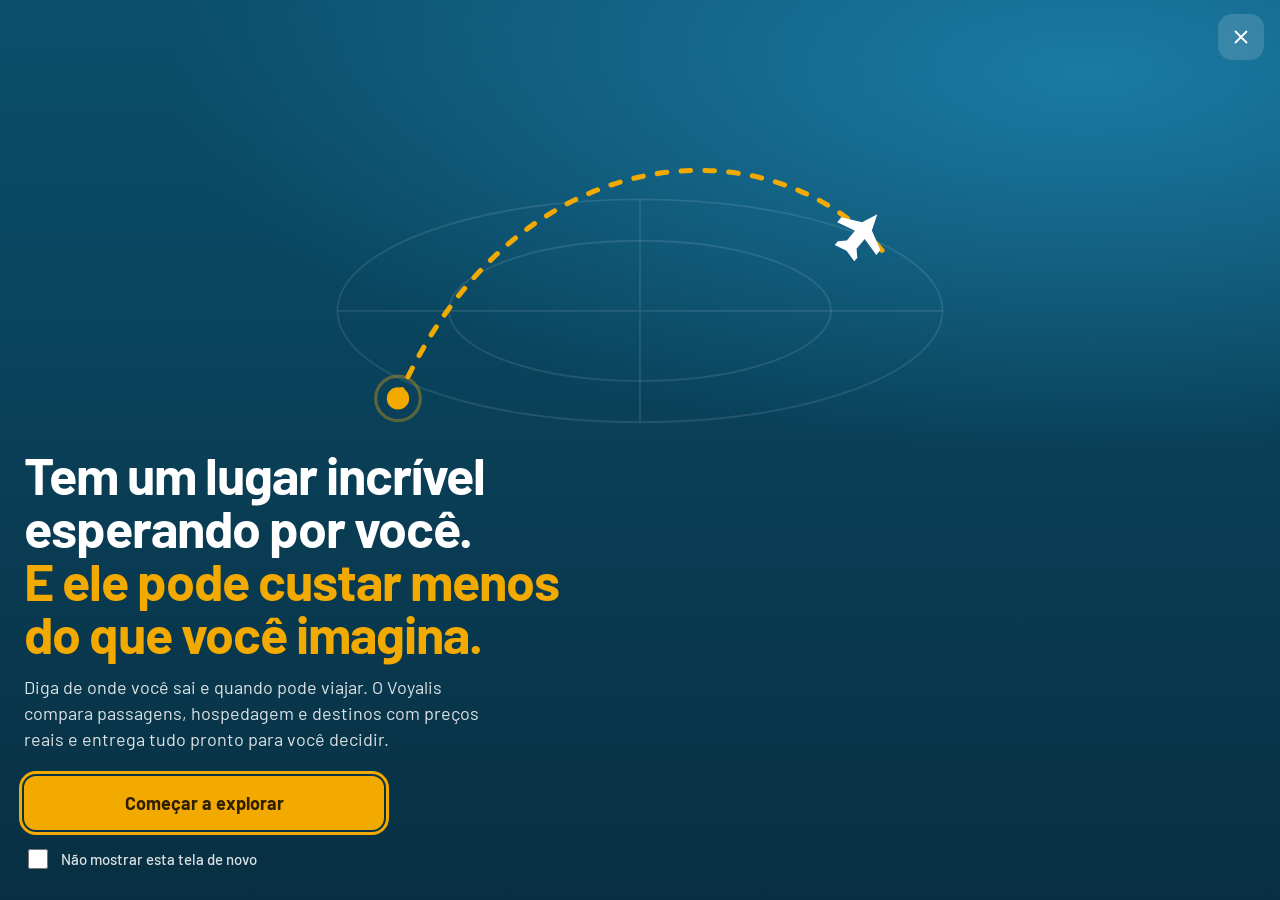
<file: index.html>
<!doctype html>
<html lang="pt-BR">
<head>
  <meta charset="utf-8">
  <meta http-equiv="Content-Security-Policy" content="default-src 'self'; script-src 'self'; style-src 'self'; style-src-elem 'self'; style-src-attr 'unsafe-inline'; img-src 'self' data: https:; font-src 'self'; connect-src 'self' https://voyalis-api.voyalis-asmarinho84.workers.dev; manifest-src 'self'; worker-src 'self'; frame-src 'none'; object-src 'none'; base-uri 'none'; form-action 'self' https://www.google.com; upgrade-insecure-requests">
  <meta name="viewport" content="width=device-width, initial-scale=1, viewport-fit=cover">
  <title>Voyalis: passagens baratas, hotéis e destinos com preços reais</title>
  <meta name="description" content="Pesquise uma viagem e receba tudo pronto: voos do mais barato ao mais caro, ofertas escondidas, hotéis, atrações, segurança e custo de vida do destino. Ou descubra no mapa para onde está mais barato voar nas suas datas.">
  <meta name="theme-color" content="#0b4f6c">
  <meta name="color-scheme" content="light dark">
  <meta name="referrer" content="strict-origin-when-cross-origin">
  <link rel="canonical" href="https://asmarinho84.github.io/voyalis-web/">
  <link rel="manifest" href="manifest.webmanifest">
  <link rel="icon" href="assets/icons/icon.svg" type="image/svg+xml">
  <link rel="icon" href="assets/icons/icon-192.png" sizes="192x192" type="image/png">
  <link rel="apple-touch-icon" href="assets/icons/apple-touch-icon.png">
  <meta property="og:type" content="website">
  <meta property="og:site_name" content="Voyalis">
  <meta property="og:title" content="Voyalis: a viagem inteira numa pesquisa, com preços reais">
  <meta property="og:description" content="Voos, ofertas escondidas, hotéis, atrações e o mapa dos destinos mais baratos para as suas datas.">
  <meta property="og:image" content="https://asmarinho84.github.io/voyalis-web/assets/og.png">
  <meta property="og:locale" content="pt_BR">
  <meta name="twitter:card" content="summary_large_image">
  <link rel="preload" href="assets/fonts/barlow-latin-400-normal.woff2" as="font" type="font/woff2" crossorigin>
  <link rel="preload" href="assets/fonts/barlow-latin-700-normal.woff2" as="font" type="font/woff2" crossorigin>
  <link rel="stylesheet" href="css/app.css">
  <script type="application/ld+json">{"@context":"https://schema.org","@type":"WebApplication","name":"Voyalis","url":"https://asmarinho84.github.io/voyalis-web/","applicationCategory":"TravelApplication","operatingSystem":"Web, Android","inLanguage":"pt-BR","offers":{"@type":"Offer","price":"0","priceCurrency":"BRL"},"description":"Pesquisa de passagens, hotéis e destinos com preços reais, ofertas escondidas e mapa dos destinos mais baratos."}</script>
</head>
<body>
  <a class="skip" href="#form">Pular para a pesquisa</a>
  <header class="appbar">
    <div class="in">
      <a class="brand" id="brand" href="./" aria-label="Voyalis, página inicial"></a>
      <button class="pill alert hide" id="alertPill" type="button"></button>
      <button class="pill" id="credits" type="button" title="Buscas disponíveis na sua chave"></button>
      <button class="iconbtn" id="keyBtn" type="button" aria-label="Como conseguir e colocar a chave" title="Chave de pesquisa"></button>
      <button class="iconbtn" id="helpBtn" type="button" aria-label="Ajuda" title="Ajuda"></button>
      <button class="iconbtn" id="cfgBtn" type="button" aria-label="Configurações" title="Configurações"></button>
    </div>
  </header>

  <main class="wrap layout">
    <aside class="side">
      <div class="seg" role="group" aria-label="O que você quer fazer">
        <button type="button" id="modeTrip" aria-pressed="true"></button>
        <button type="button" id="modeExplore" aria-pressed="false"></button>
      </div>

      <form id="form" class="card search" autocomplete="off" novalidate>
        <p class="lead" id="lead"></p>
        <div class="grid">
          <div class="route-in">
            <div><label for="origin">Saindo de</label><input type="text" id="origin" list="sugO" placeholder="Cidade ou aeroporto" autocapitalize="words" maxlength="80"></div>
            <button class="swap tripOnly" type="button" id="swap" aria-label="Inverter origem e destino" title="Inverter origem e destino"></button>
            <div class="tripOnly"><label for="dest">Indo para</label><input type="text" id="dest" list="sugD" placeholder="Cidade ou aeroporto" autocapitalize="words" maxlength="80"></div>
          </div>
          <div class="half"><label for="dep">Ida</label><input type="date" id="dep"></div>
          <div class="half"><label for="ret">Volta</label><input type="date" id="ret"></div>
          <div class="half"><label for="adults">Adultos</label><input type="number" id="adults" min="1" max="9" inputmode="numeric"></div>
          <div class="half"><label for="children">Crianças</label><input type="number" id="children" min="0" max="8" inputmode="numeric"></div>
          <div id="agesBox" class="hide"><label for="ages">Idade das crianças (ex.: 5, 9)</label><input type="text" id="ages" inputmode="numeric" placeholder="8" maxlength="40"></div>
        </div>

        <details class="more" id="more">
          <summary>Mais opções</summary>
          <div class="grid">
            <div class="c6"><label for="cabin">Classe</label><select id="cabin">
              <option value="economy">Econômica</option><option value="premium">Econômica premium</option><option value="business">Executiva</option><option value="first">Primeira classe</option></select></div>
            <div class="c6 tripOnly"><label for="flex">Datas flexíveis</label><select id="flex">
              <option value="0">Só as datas escolhidas</option><option value="1">1 dia antes e depois</option><option value="2">2 dias antes e depois</option><option value="3">3 dias antes e depois</option></select></div>
            <div class="c6 exploreOnly"><label for="stops">Paradas</label><select id="stops">
              <option value="0">Qualquer</option><option value="1">Só voo direto</option><option value="2">Até 1 parada</option><option value="3">Até 2 paradas</option></select></div>
            <div class="c6 exploreOnly"><label for="maxPrice">Preço máximo por pessoa (R$)</label><input type="number" id="maxPrice" min="0" step="100" placeholder="Sem limite" inputmode="numeric"></div>
            <div class="tripOnly"><label class="chk"><input type="checkbox" id="nearby"> Incluir aeroportos próximos (ex.: Navegantes e Florianópolis)</label></div>
            <div class="tripOnly"><label for="area">Bairro ou endereço para hospedagem (opcional)</label><input type="text" id="area" placeholder="Ex.: Copacabana" maxlength="80"></div>
            <div class="c6 tripOnly"><label for="hotelKm">Hotéis até</label><select id="hotelKm"></select></div>
            <div class="c6 tripOnly"><label for="tourKm">Atrações até</label><select id="tourKm"></select></div>
            <div class="exploreOnly"><label>Regiões pesquisadas (cada uma usa 1 busca)</label><div class="chips" id="regions"></div>
              <div class="chips" style="margin-top:8px"><button class="btn ghost sm" type="button" id="regAll">Marcar todas</button><button class="btn ghost sm" type="button" id="regNone">Desmarcar todas</button></div></div>
            <div class="exploreOnly"><label class="chk"><input type="checkbox" id="fresh"> Buscar de novo mesmo com resultado recente (gasta buscas)</label></div>
          </div>
        </details>

        <div class="go">
          <button class="btn" id="go" type="submit"></button>
          <span class="hint" id="hint" aria-live="polite"></span>
        </div>
        <div class="err" id="err" role="alert"></div>
        <datalist id="sugO"></datalist><datalist id="sugD"></datalist>
      </form>

      <section class="card progress hide" id="progress" aria-live="polite">
        <div class="top"><b id="pTitle"></b><span class="muted small" id="pCount"></span></div>
        <div class="bar"><i id="pFill"></i></div>
        <details><summary class="small muted" style="cursor:pointer">Ver o que está sendo pesquisado</summary><div class="log" id="log"></div></details>
      </section>
    </aside>

    <section class="content">
      <div id="landing" class="landing">
        <h1>A viagem inteira numa pesquisa, com preços reais.</h1>
        <p class="sub">Diga de onde sai, para onde vai e quando. O Voyalis compara as datas vizinhas, os aeroportos próximos e os vendedores, e entrega voos, hospedagem, atrações e o custo estimado da viagem. Ainda não sabe o destino? Veja no mapa para onde está mais barato voar.</p>
        <div class="feats">
          <div class="feat"><span class="ic" id="f1"></span><b>Ofertas escondidas</b><p>Testa um a três dias antes e depois e mostra quanto você economiza mudando a data.</p></div>
          <div class="feat"><span class="ic" id="f2"></span><b>Mapa de preços</b><p>Brasil por estado e cidade, mundo por país: azul até R$ 1.000, amarelo até R$ 2.000, vermelho acima.</p></div>
          <div class="feat"><span class="ic" id="f3"></span><b>Onde comprar com segurança</b><p>Compara o preço da companhia com o das agências e avisa quando algo parece bom demais.</p></div>
          <div class="feat"><span class="ic" id="f4"></span><b>Conheça o destino</b><p>Hotéis com comparação entre sites, atrações, segurança e custo de vida antes de decidir.</p></div>
        </div>
      </div>
      <section class="results hide" id="results">
        <div id="head"></div>
        <nav class="tabs" id="tabs" aria-label="Resultados"></nav>
        <div id="panel"></div>
      </section>
    </section>

    <footer class="legal">
      <nav class="footnav"><a href="termos.html">Termos de uso</a><a href="privacidade.html">Privacidade</a><a href="#" id="footHelp">Ajuda</a><span id="support"></span></nav>
      <p>Preços do Google Flights, Google Hotéis e Google Maps (via SerpApi), consultados na hora da pesquisa. Eles mudam rápido: confirme no site antes de comprar. O Voyalis não vende passagens nem hospedagem. Alguns links podem gerar comissão para o Voyalis, sem custo extra para você.
      Indicadores de país: Banco Mundial (CC BY 4.0). Mapas: Natural Earth. Aeroportos: OurAirports. <span id="version"></span></p>
    </footer>
  </main>

  <div id="layer"></div>
  <noscript><div class="wrap"><div class="card sec">O Voyalis precisa de JavaScript ativado para pesquisar preços.</div></div></noscript>
  <script type="module" src="js/app.js"></script>
</body>
</html>
</file>
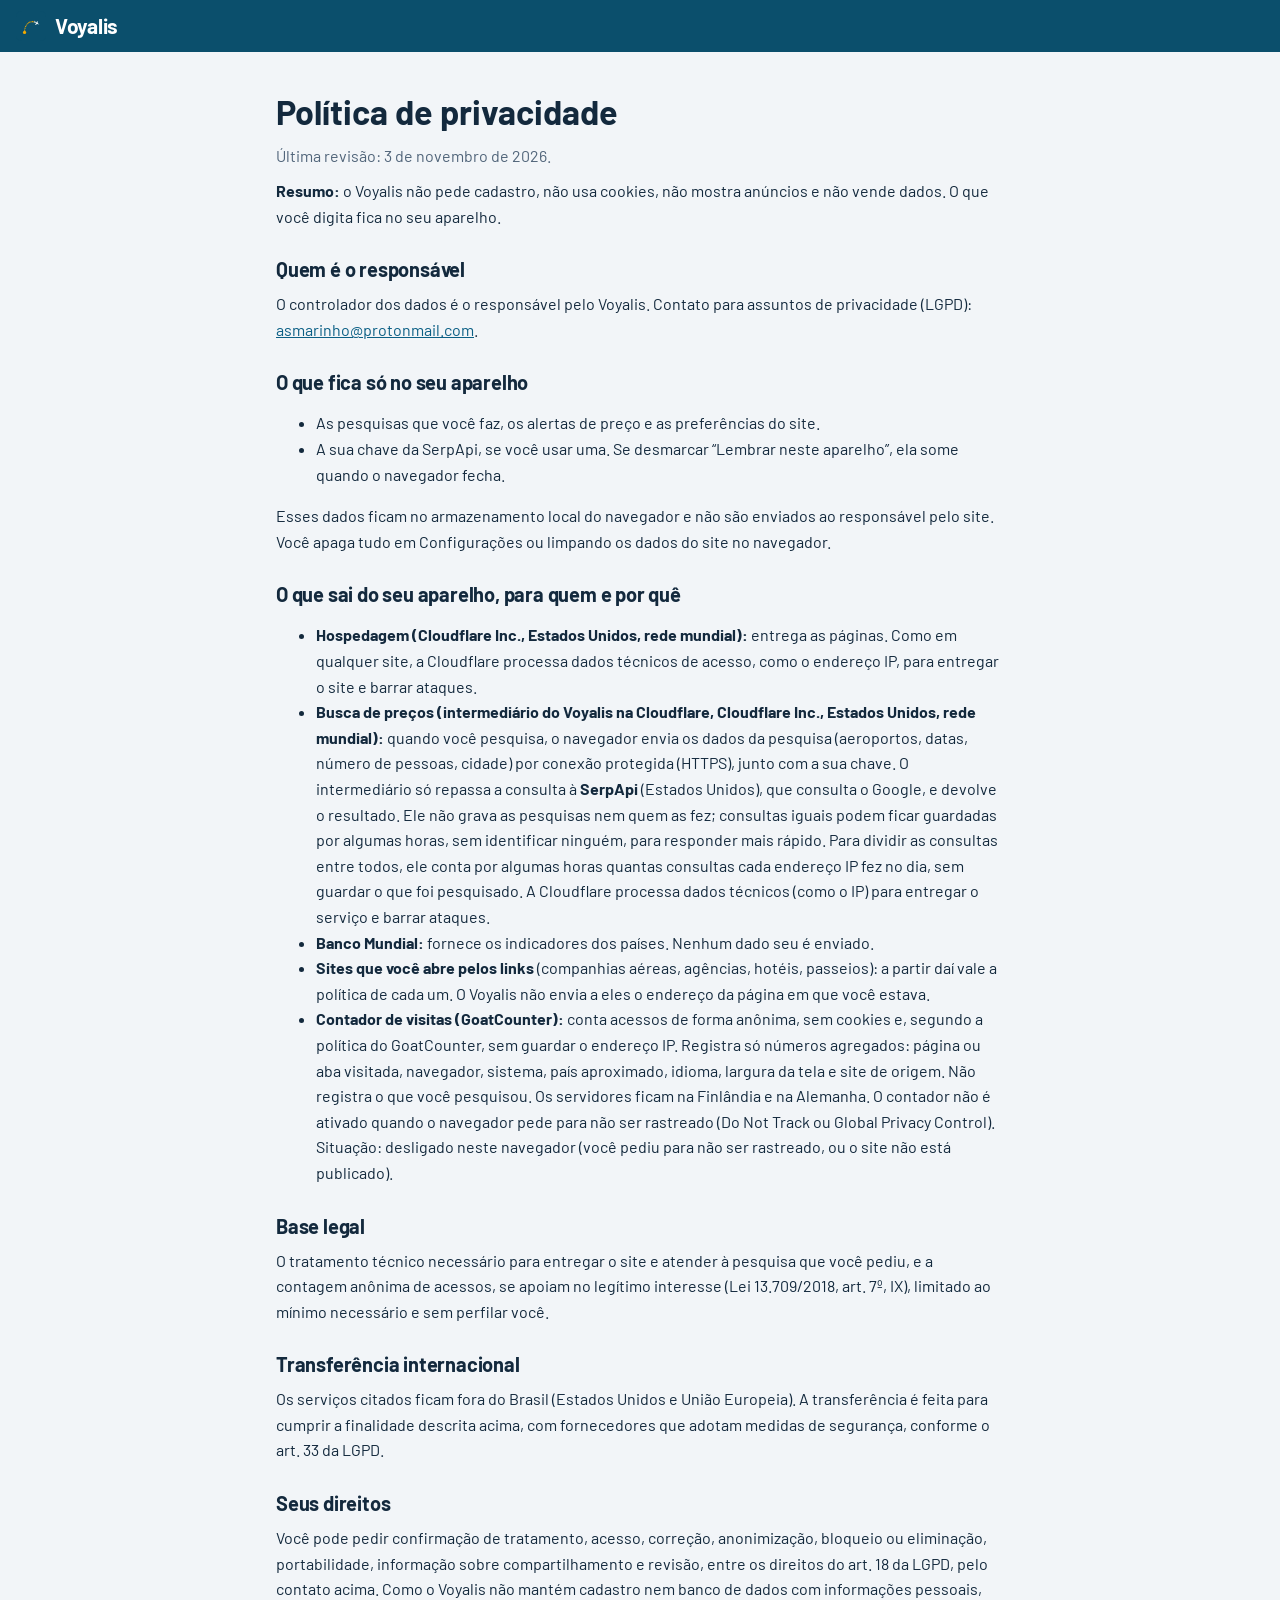
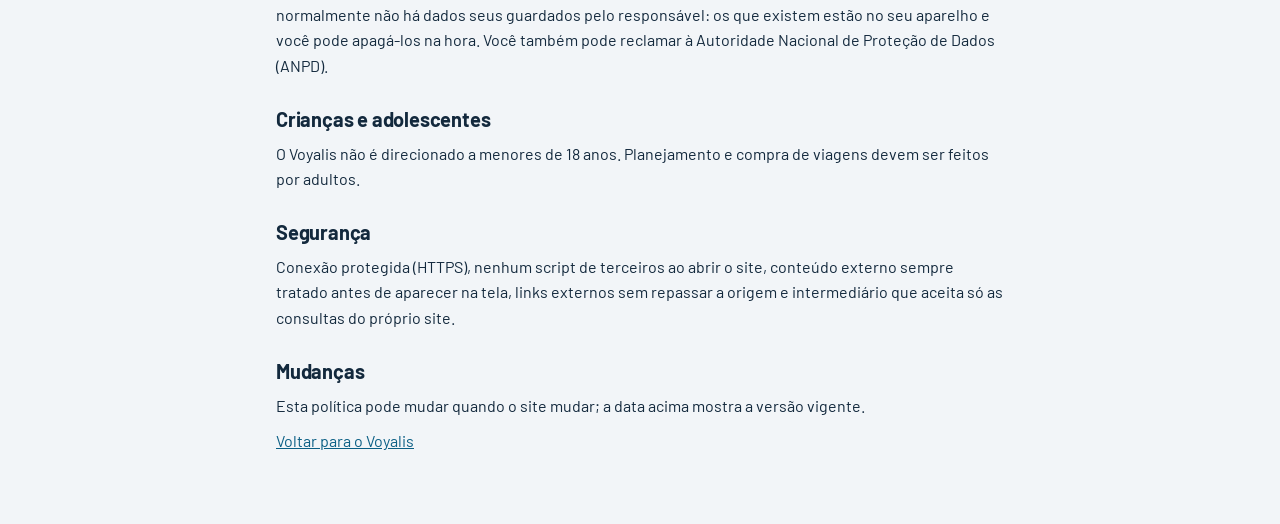
<file: privacidade.html>
<!doctype html>
<html lang="pt-BR">
<head>
  <meta charset="utf-8">
  <meta http-equiv="Content-Security-Policy" content="default-src 'self'; script-src 'self'; style-src 'self'; style-src-elem 'self'; style-src-attr 'unsafe-inline'; img-src 'self' data: https:; font-src 'self'; connect-src 'self' https://voyalis-api.voyalis-asmarinho84.workers.dev; manifest-src 'self'; worker-src 'self'; frame-src 'none'; object-src 'none'; base-uri 'none'; form-action 'self' https://www.google.com; upgrade-insecure-requests">
  <meta name="viewport" content="width=device-width, initial-scale=1, viewport-fit=cover">
  <title>Privacidade | Voyalis</title>
  <meta name="description" content="Política de privacidade do Voyalis (LGPD): sem cadastro, sem cookies, sem anúncios.">
  <meta name="theme-color" content="#0b4f6c">
  <link rel="icon" href="assets/icons/icon.svg" type="image/svg+xml">
  <link rel="stylesheet" href="css/app.css">
  <script type="module" src="js/legal.js"></script>
</head>
<body>
  <header class="appbar"><div class="in"><a class="brand" href="./"><img src="assets/icons/icon.svg" alt="" width="30" height="30"><span>Voyalis</span></a></div></header>
  <main class="legalpage">
    <h1>Política de privacidade</h1>
    <p class="muted">Última revisão: 3 de novembro de 2026.</p>
    <p><b>Resumo:</b> o Voyalis não pede cadastro, não usa cookies, não mostra anúncios e não vende dados. O que você digita fica no seu aparelho.</p>

    <h2>Quem é o responsável</h2>
    <p>O controlador dos dados é <span data-owner></span>. Contato para assuntos de privacidade (LGPD): <span data-contact>o e-mail ainda não foi publicado; enquanto isso, não envie dados pessoais por outros canais</span>.</p>

    <h2>O que fica só no seu aparelho</h2>
    <ul>
      <li>As pesquisas que você faz, os alertas de preço e as preferências do site.</li>
      <li data-show="userkey">A sua chave da SerpApi, se você usar uma. Se desmarcar “Lembrar neste aparelho”, ela some quando o navegador fecha.</li>
    </ul>
    <p>Esses dados ficam no armazenamento local do navegador e não são enviados ao responsável pelo site. Você apaga tudo em Configurações ou limpando os dados do site no navegador.</p>

    <h2>O que sai do seu aparelho, para quem e por quê</h2>
    <ul>
      <li data-show="gh"><b>Hospedagem (GitHub Pages, GitHub Inc., Estados Unidos):</b> entrega as páginas. Como em qualquer site, o GitHub pode registrar dados técnicos de acesso, como o endereço IP, segundo a política dele.</li>
      <li data-show="nogh"><b>Hospedagem (Cloudflare Inc., Estados Unidos, rede mundial):</b> entrega as páginas. Como em qualquer site, a Cloudflare processa dados técnicos de acesso, como o endereço IP, para entregar o site e barrar ataques.</li>
      <li data-show="api"><b>Busca de preços (intermediário do Voyalis na Cloudflare, Cloudflare Inc., Estados Unidos, rede mundial):</b> quando você pesquisa, o navegador envia os dados da pesquisa (aeroportos, datas, número de pessoas, cidade) por conexão protegida (HTTPS)<span data-show="userkey">, junto com a sua chave</span>. O intermediário só repassa a consulta à <b>SerpApi</b> (Estados Unidos), que consulta o Google, e devolve o resultado. Ele não grava as pesquisas nem quem as fez; consultas iguais podem ficar guardadas por algumas horas, sem identificar ninguém, para responder mais rápido. Para dividir as consultas entre todos, ele conta por algumas horas quantas consultas cada endereço IP fez no dia, sem guardar o que foi pesquisado. A Cloudflare processa dados técnicos (como o IP) para entregar o serviço e barrar ataques.</li>
      <li data-show="api"><b>Banco Mundial:</b> fornece os indicadores dos países. Nenhum dado seu é enviado.</li>
      <li data-show="noapi">Neste endereço, a busca de preços está desligada: o site não envia as suas pesquisas para nenhum serviço.</li>
      <li><b>Sites que você abre pelos links</b> (companhias aéreas, agências, hotéis, passeios): a partir daí vale a política de cada um. O Voyalis não envia a eles o endereço da página em que você estava.</li>
      <li data-show="gc"><b>Contador de visitas (GoatCounter):</b> conta acessos de forma anônima, sem cookies e, segundo a política do GoatCounter, sem guardar o endereço IP. Registra só números agregados: página ou aba visitada, navegador, sistema, país aproximado, idioma, largura da tela e site de origem. Não registra o que você pesquisou. Os servidores ficam na Finlândia e na Alemanha. O contador não é ativado quando o navegador pede para não ser rastreado (Do Not Track ou Global Privacy Control). Situação: <span data-gc-status></span>.</li>
      <li data-show="nogc"><b>Contador de visitas:</b> desligado. O site não mede acessos.</li>
    </ul>

    <h2>Base legal</h2>
    <p>O tratamento técnico necessário para entregar o site e atender à pesquisa que você pediu, e a contagem anônima de acessos, se apoiam no legítimo interesse (Lei 13.709/2018, art. 7º, IX), limitado ao mínimo necessário e sem perfilar você.</p>

    <h2>Transferência internacional</h2>
    <p>Os serviços citados ficam fora do Brasil (Estados Unidos e União Europeia). A transferência é feita para cumprir a finalidade descrita acima, com fornecedores que adotam medidas de segurança, conforme o art. 33 da LGPD.</p>

    <h2>Seus direitos</h2>
    <p>Você pode pedir confirmação de tratamento, acesso, correção, anonimização, bloqueio ou eliminação, portabilidade, informação sobre compartilhamento e revisão, entre os direitos do art. 18 da LGPD, pelo contato acima. Como o Voyalis não mantém cadastro nem banco de dados com informações pessoais, normalmente não há dados seus guardados pelo responsável: os que existem estão no seu aparelho e você pode apagá-los na hora. Você também pode reclamar à Autoridade Nacional de Proteção de Dados (ANPD).</p>

    <h2>Crianças e adolescentes</h2>
    <p>O Voyalis não é direcionado a menores de 18 anos. Planejamento e compra de viagens devem ser feitos por adultos.</p>

    <h2>Segurança</h2>
    <p>Conexão protegida (HTTPS), nenhum script de terceiros ao abrir o site, conteúdo externo sempre tratado antes de aparecer na tela, links externos sem repassar a origem e intermediário que aceita só as consultas do próprio site.</p>

    <h2>Mudanças</h2>
    <p>Esta política pode mudar quando o site mudar; a data acima mostra a versão vigente.</p>
    <p><a href="./">Voltar para o Voyalis</a></p>
  </main>
</body>
</html>
</file>
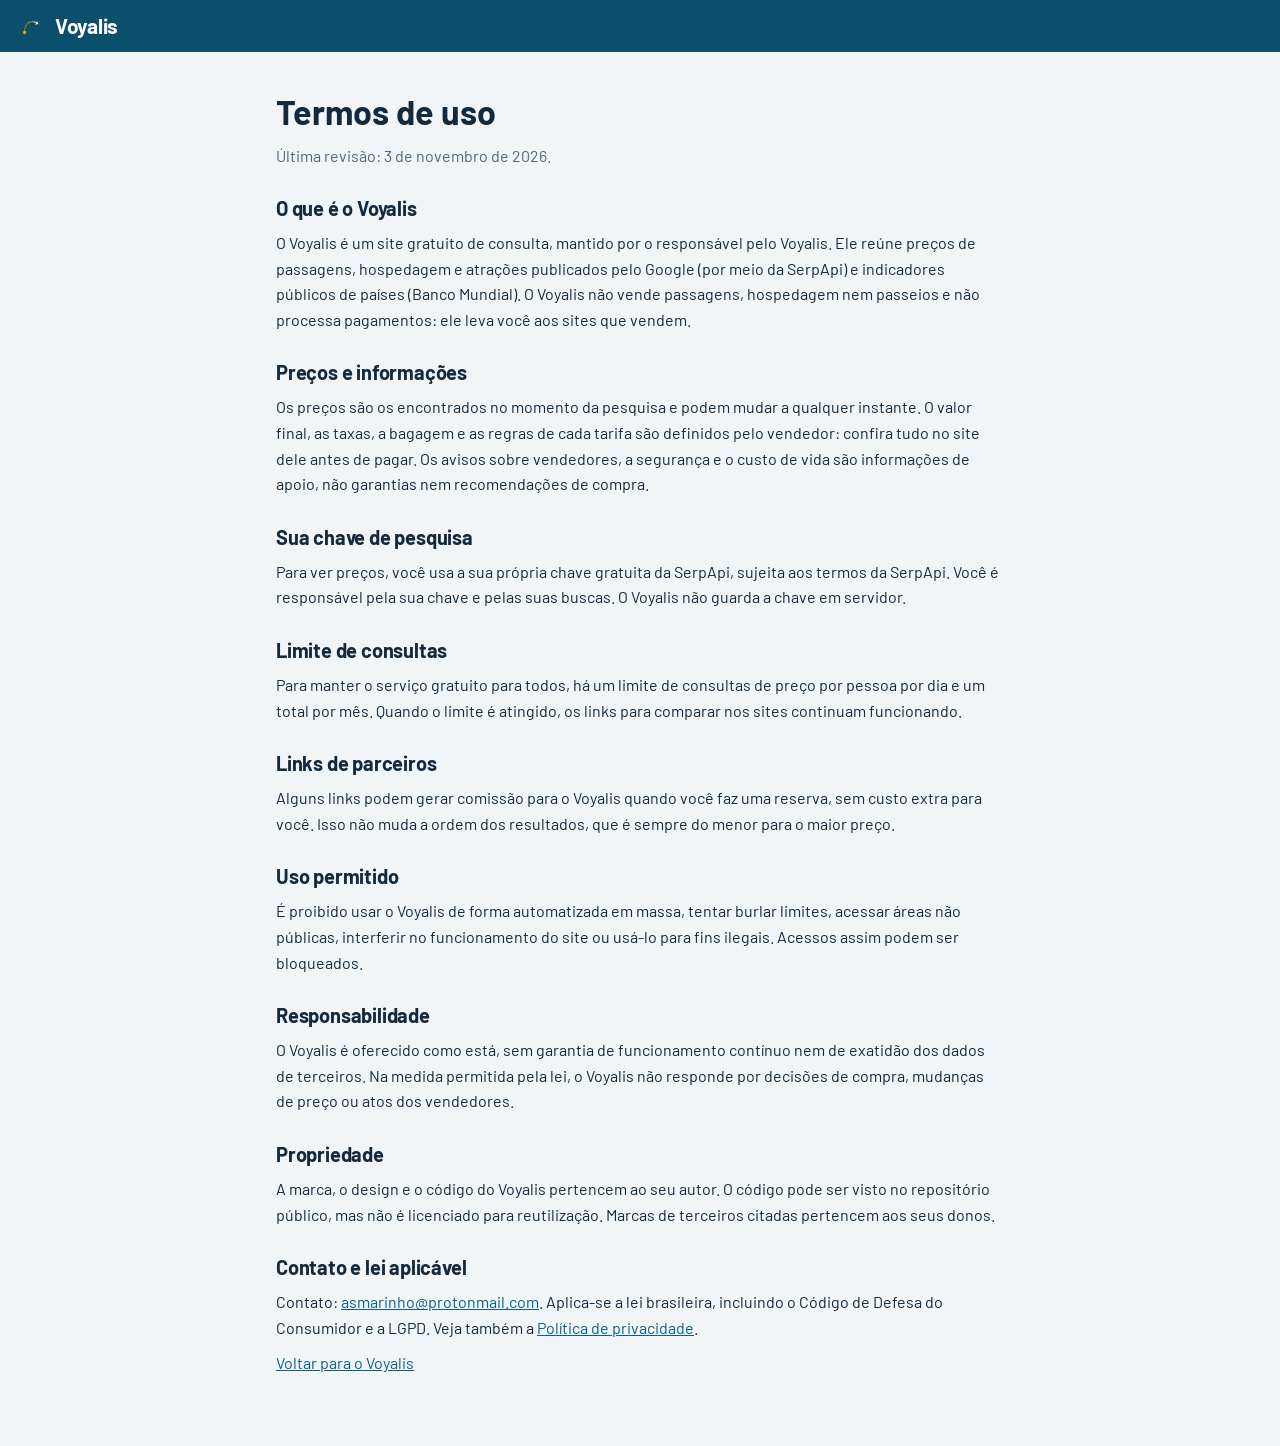
<file: termos.html>
<!doctype html>
<html lang="pt-BR">
<head>
  <meta charset="utf-8">
  <meta http-equiv="Content-Security-Policy" content="default-src 'self'; script-src 'self'; style-src 'self'; style-src-elem 'self'; style-src-attr 'unsafe-inline'; img-src 'self' data: https:; font-src 'self'; connect-src 'self' https://voyalis-api.voyalis-asmarinho84.workers.dev; manifest-src 'self'; worker-src 'self'; frame-src 'none'; object-src 'none'; base-uri 'none'; form-action 'self' https://www.google.com; upgrade-insecure-requests">
  <meta name="viewport" content="width=device-width, initial-scale=1, viewport-fit=cover">
  <title>Termos de uso | Voyalis</title>
  <meta name="description" content="Termos de uso do Voyalis.">
  <meta name="theme-color" content="#0b4f6c">
  <link rel="icon" href="assets/icons/icon.svg" type="image/svg+xml">
  <link rel="stylesheet" href="css/app.css">
  <script type="module" src="js/legal.js"></script>
</head>
<body>
  <header class="appbar"><div class="in"><a class="brand" href="./"><img src="assets/icons/icon.svg" alt="" width="30" height="30"><span>Voyalis</span></a></div></header>
  <main class="legalpage">
    <h1>Termos de uso</h1>
    <p class="muted">Última revisão: 3 de novembro de 2026.</p>
    <h2>O que é o Voyalis</h2>
    <p>O Voyalis é um site gratuito de consulta, mantido por <span data-owner></span>. Ele reúne preços de passagens, hospedagem e atrações publicados pelo Google (por meio da SerpApi) e indicadores públicos de países (Banco Mundial). O Voyalis não vende passagens, hospedagem nem passeios e não processa pagamentos: ele leva você aos sites que vendem.</p>
    <h2>Preços e informações</h2>
    <p>Os preços são os encontrados no momento da pesquisa e podem mudar a qualquer instante. O valor final, as taxas, a bagagem e as regras de cada tarifa são definidos pelo vendedor: confira tudo no site dele antes de pagar. Os avisos sobre vendedores, a segurança e o custo de vida são informações de apoio, não garantias nem recomendações de compra.</p>
    <h2 data-show="userkey">Sua chave de pesquisa</h2>
    <p data-show="userkey">Para ver preços, você usa a sua própria chave gratuita da SerpApi, sujeita aos termos da SerpApi. Você é responsável pela sua chave e pelas suas buscas. O Voyalis não guarda a chave em servidor.</p>
    <h2 data-show="api">Limite de consultas</h2>
    <p data-show="api">Para manter o serviço gratuito para todos, há um limite de consultas de preço por pessoa por dia e um total por mês. Quando o limite é atingido, os links para comparar nos sites continuam funcionando.</p>
    <h2>Links de parceiros</h2>
    <p>Alguns links podem gerar comissão para o Voyalis quando você faz uma reserva, sem custo extra para você. Isso não muda a ordem dos resultados, que é sempre do menor para o maior preço.</p>
    <h2>Uso permitido</h2>
    <p>É proibido usar o Voyalis de forma automatizada em massa, tentar burlar limites, acessar áreas não públicas, interferir no funcionamento do site ou usá-lo para fins ilegais. Acessos assim podem ser bloqueados.</p>
    <h2>Responsabilidade</h2>
    <p>O Voyalis é oferecido como está, sem garantia de funcionamento contínuo nem de exatidão dos dados de terceiros. Na medida permitida pela lei, o Voyalis não responde por decisões de compra, mudanças de preço ou atos dos vendedores.</p>
    <h2>Propriedade</h2>
    <p>A marca, o design e o código do Voyalis pertencem ao seu autor. O código pode ser visto no repositório público, mas não é licenciado para reutilização. Marcas de terceiros citadas pertencem aos seus donos.</p>
    <h2>Contato e lei aplicável</h2>
    <p>Contato: <span data-contact>ainda não publicado</span>. Aplica-se a lei brasileira, incluindo o Código de Defesa do Consumidor e a LGPD. Veja também a <a href="privacidade.html">Política de privacidade</a>.</p>
    <p><a href="./">Voltar para o Voyalis</a></p>
  </main>
</body>
</html>
</file>
<file: css/app.css>
/* Voyalis: identidade visual
   Petróleo (#0B4F6C) = marca e ações · Âmbar de sinalização de aeroporto (#F2A900) = destaques de preço
   Barlow (sinalização) no texto · Barlow Condensed nos códigos de aeroporto e preços grandes */

@font-face { font-family: "Barlow"; font-weight: 400; font-display: swap; src: url(../assets/fonts/barlow-latin-400-normal.woff2) format("woff2"); }
@font-face { font-family: "Barlow"; font-weight: 500; font-display: swap; src: url(../assets/fonts/barlow-latin-500-normal.woff2) format("woff2"); }
@font-face { font-family: "Barlow"; font-weight: 600; font-display: swap; src: url(../assets/fonts/barlow-latin-600-normal.woff2) format("woff2"); }
@font-face { font-family: "Barlow"; font-weight: 700; font-display: swap; src: url(../assets/fonts/barlow-latin-700-normal.woff2) format("woff2"); }
@font-face { font-family: "Barlow Condensed"; font-weight: 600; font-display: swap; src: url(../assets/fonts/barlow-condensed-latin-600-normal.woff2) format("woff2"); }
@font-face { font-family: "Barlow Condensed"; font-weight: 700; font-display: swap; src: url(../assets/fonts/barlow-condensed-latin-700-normal.woff2) format("woff2"); }

:root {
  --paper: #f2f5f8; --card: #ffffff; --ink: #13293d; --ink-2: #51657a; --line: #d9e1e8; --soft: #e9eff4;
  --brand: #0b4f6c; --brand-ink: #ffffff; --link: #0b5f85; --sun: #f2a900; --sun-soft: #fff4d6; --sun-ink: #6b4a00;
  --good: #1b7f52; --good-soft: #e3f4ea; --warn: #9a5b00; --warn-soft: #fdf0dc; --bad: #b8392a; --bad-soft: #fbe7e4;
  --band1: #1d6fb8; --band2: #f2a900; --band3: #c2412d; --none: #c9d3dc;
  --r-lg: 18px; --r: 12px; --r-sm: 8px;
  --shadow: 0 1px 2px rgba(19, 41, 61, .06), 0 6px 18px rgba(19, 41, 61, .06);
  --f: "Barlow", system-ui, -apple-system, "Segoe UI", Roboto, sans-serif; --fc: "Barlow Condensed", "Barlow", system-ui, sans-serif;
  color-scheme: light;
}
@media (prefers-color-scheme: dark) {
  :root {
    --paper: #0c171f; --card: #13222d; --ink: #e6edf3; --ink-2: #9cb0c1; --line: #223747; --soft: #1a2c39;
    --brand: #4fa9d2; --brand-ink: #06202d; --link: #7cc3e6; --sun: #f5b82e; --sun-soft: #3a2e10; --sun-ink: #ffd77a;
    --good: #4cc38a; --good-soft: #12301f; --warn: #f0b45a; --warn-soft: #33260f; --bad: #f08a7c; --bad-soft: #3a1a16;
    --none: #2b4152; --shadow: 0 1px 2px rgba(0, 0, 0, .3); color-scheme: dark;
  }
}

* { box-sizing: border-box; }
html { -webkit-text-size-adjust: 100%; }
body { margin: 0; background: var(--paper); color: var(--ink); font: 400 16px/1.5 var(--f); -webkit-tap-highlight-color: transparent; }
a { color: var(--link); }
h2, h3 { line-height: 1.2; margin: 22px 0 10px; }
h2 { font-size: 22px; font-weight: 700; letter-spacing: -.2px; }
h3 { font-size: 18px; font-weight: 700; }
p { margin: 0 0 10px; }
.muted { color: var(--ink-2); }
.small { font-size: 14px; }
.tiny { font-size: 13px; }
.num { font-family: var(--fc); font-weight: 700; letter-spacing: .2px; font-variant-numeric: tabular-nums; }
:focus-visible { outline: 3px solid var(--sun); outline-offset: 2px; border-radius: 6px; }
@media (prefers-reduced-motion: reduce) { * { animation: none !important; transition: none !important; scroll-behavior: auto !important; } }
.wrap { max-width: 980px; margin: 0 auto; padding: 0 16px 48px; }
.hide { display: none !important; }

/* ---------- barra superior ---------- */
.appbar { position: sticky; top: 0; z-index: 20; background: #0b4f6c; color: #fff; padding: calc(env(safe-area-inset-top) + 10px) 16px 10px; }
.appbar .in { max-width: 1280px; margin: 0 auto; display: flex; align-items: center; gap: 10px; }
.brand { display: flex; align-items: center; gap: 9px; font-weight: 700; font-size: 21px; letter-spacing: -.3px; margin-right: auto; }
.brand svg { width: 30px; height: 30px; flex: none; }
.pill { display: inline-flex; align-items: center; gap: 6px; padding: 5px 11px; border-radius: 999px; background: rgba(255, 255, 255, .14); font-size: 14px; font-weight: 600; white-space: nowrap; border: 0; color: inherit; font-family: inherit; }
.pill.alert { background: var(--sun); color: #3d2a00; cursor: pointer; }
.iconbtn { width: 40px; height: 40px; border-radius: 12px; border: 0; background: rgba(255, 255, 255, .12); color: inherit; display: grid; place-items: center; cursor: pointer; flex: none; }
.iconbtn svg { width: 22px; height: 22px; }
.ico { width: 1.15em; height: 1.15em; vertical-align: -.2em; flex: none; }
@media (prefers-color-scheme: dark) { .appbar { background: #0a3346; } }

/* ---------- modo + formulário ---------- */
.seg { display: grid; grid-template-columns: 1fr 1fr; background: var(--soft); border-radius: 14px; padding: 4px; margin: 18px 0 12px; }
.seg button { border: 0; background: transparent; color: var(--ink-2); font: 600 15px var(--f); padding: 10px 8px; border-radius: 10px; cursor: pointer; display: flex; gap: 8px; align-items: center; justify-content: center; }
.seg button[aria-pressed="true"] { background: var(--card); color: var(--ink); box-shadow: var(--shadow); }
.card { background: var(--card); border: 1px solid var(--line); border-radius: var(--r-lg); box-shadow: var(--shadow); }
.search { padding: 18px; }
.search .lead { margin: 0 0 14px; color: var(--ink-2); font-size: 15px; }
.grid { display: grid; grid-template-columns: repeat(12, 1fr); gap: 12px; }
.grid > * { grid-column: span 12; min-width: 0; }
@media (min-width: 640px) { .c6 { grid-column: span 6; } .c4 { grid-column: span 4; } .c3 { grid-column: span 3; } }
.half { grid-column: span 6 !important; }
label { display: block; font-size: 14px; font-weight: 600; color: var(--ink-2); margin-bottom: 5px; }
input[type=text], input[type=number], input[type=date], input[type=password], select {
  width: 100%; height: 48px; padding: 0 12px; border: 1px solid var(--line); border-radius: var(--r); background: var(--card); color: var(--ink);
  font: 500 16px var(--f); appearance: none; -webkit-appearance: none;
}
select { background-image: linear-gradient(45deg, transparent 50%, var(--ink-2) 50%), linear-gradient(135deg, var(--ink-2) 50%, transparent 50%); background-position: calc(100% - 18px) 21px, calc(100% - 13px) 21px; background-size: 5px 5px; background-repeat: no-repeat; padding-right: 32px; }
input:focus, select:focus { outline: none; border-color: var(--brand); box-shadow: 0 0 0 3px color-mix(in srgb, var(--brand) 22%, transparent); }
.route-in { display: grid; grid-template-columns: 1fr auto 1fr; gap: 8px; align-items: end; }
.swap { width: 44px; height: 48px; border-radius: var(--r); border: 1px solid var(--line); background: var(--card); color: var(--ink-2); display: grid; place-items: center; cursor: pointer; }
@media (max-width: 520px) { .route-in { grid-template-columns: 1fr; } .swap { display: none; } }
.chk { display: flex; align-items: center; gap: 10px; font-size: 15px; font-weight: 500; color: var(--ink); margin: 0; cursor: pointer; }
.chk input { width: 20px; height: 20px; accent-color: var(--brand); flex: none; }
details.more { margin-top: 14px; border-top: 1px solid var(--line); padding-top: 10px; }
details.more > summary { cursor: pointer; font-weight: 600; color: var(--link); padding: 6px 0; list-style: none; }
details.more > summary::-webkit-details-marker { display: none; }
details.more > summary::before { content: "+ "; }
details.more[open] > summary::before { content: "− "; }
details.more .grid { margin-top: 10px; }
.chips { display: flex; flex-wrap: wrap; gap: 8px; }
.chip { display: inline-flex; align-items: center; gap: 7px; padding: 8px 12px; border-radius: 999px; border: 1px solid var(--line); background: var(--card); font-size: 14px; font-weight: 500; cursor: pointer; margin: 0; color: var(--ink); }
.chip input { width: 17px; height: 17px; accent-color: var(--brand); margin: 0; }
.chip.on { border-color: var(--brand); }
.go { display: flex; flex-wrap: wrap; gap: 10px 14px; align-items: center; margin-top: 16px; }
.hint { font-size: 14px; color: var(--ink-2); }

/* ---------- botões ---------- */
.btn { display: inline-flex; align-items: center; justify-content: center; gap: 8px; min-height: 48px; padding: 0 20px; border-radius: var(--r); border: 0; background: var(--brand); color: var(--brand-ink); font: 700 16px var(--f); cursor: pointer; text-decoration: none; }
.btn:disabled { opacity: .55; cursor: default; }
.btn.ghost { background: var(--soft); color: var(--ink); }
.btn.line { background: transparent; color: var(--link); border: 1px solid var(--line); }
.btn.sm { min-height: 38px; padding: 0 14px; font-size: 14px; border-radius: 10px; }
.btn.block { width: 100%; }
.btn.danger { background: var(--bad-soft); color: var(--bad); }
.linkgrid { display: flex; flex-wrap: wrap; gap: 8px; margin: 8px 0 4px; }
.linkgrid a { display: inline-flex; align-items: center; gap: 6px; padding: 8px 12px; border-radius: 10px; background: var(--soft); color: var(--ink); text-decoration: none; font-size: 14px; font-weight: 600; }
.linkgrid a svg { width: 14px; height: 14px; color: var(--ink-2); }

/* ---------- mensagens ---------- */
.err { display: none; margin-top: 12px; padding: 12px 14px; border-radius: var(--r); background: var(--bad-soft); color: var(--bad); font-weight: 600; font-size: 15px; }
.okmsg { margin-top: 12px; padding: 12px 14px; border-radius: var(--r); background: var(--good-soft); color: var(--good); font-weight: 600; font-size: 15px; }
.note { padding: 10px 12px; border-radius: var(--r); background: var(--soft); font-size: 14px; color: var(--ink-2); margin: 8px 0; }
.warnbox { padding: 10px 12px; border-radius: var(--r-sm); background: var(--warn-soft); color: var(--warn); font-size: 14px; font-weight: 500; }
.empty { padding: 28px 18px; text-align: center; color: var(--ink-2); }

/* ---------- progresso ---------- */
.progress { margin-top: 16px; padding: 18px; }
.progress .top { display: flex; justify-content: space-between; gap: 10px; align-items: baseline; }
.bar { height: 8px; background: var(--soft); border-radius: 99px; overflow: hidden; margin: 12px 0 8px; }
.bar i { display: block; height: 100%; width: 0; background: var(--sun); border-radius: 99px; transition: width .4s ease; }
.log { max-height: 160px; overflow: auto; font-size: 13px; color: var(--ink-2); white-space: pre-wrap; margin-top: 8px; }

/* ---------- abas de resultado ---------- */
.results { margin-top: 20px; }
.tabs { position: sticky; top: calc(env(safe-area-inset-top) + 60px); z-index: 10; background: var(--paper); display: flex; gap: 4px; overflow-x: auto; scrollbar-width: none; border-bottom: 1px solid var(--line); margin: 0 -16px 16px; padding: 0 12px; }
.tabs::-webkit-scrollbar { display: none; }
.tab { flex: none; border: 0; background: none; color: var(--ink-2); font: 600 15px var(--f); padding: 13px 10px 11px; border-bottom: 3px solid transparent; cursor: pointer; display: flex; align-items: center; gap: 7px; }
.tab.on { color: var(--ink); border-bottom-color: var(--sun); }
.tab em { font-style: normal; font-size: 12px; background: var(--soft); border-radius: 99px; padding: 1px 7px; color: var(--ink-2); }

/* ---------- cartão de embarque (resumo) ---------- */
.pass { display: grid; grid-template-columns: 1fr; overflow: hidden; position: relative; }
.pass .main { padding: 18px 20px 16px; }
.pass .codes { display: grid; grid-template-columns: auto 1fr auto; align-items: center; gap: 14px; }
.pass .code { font-family: var(--fc); font-weight: 700; font-size: 46px; line-height: 1; letter-spacing: .5px; }
.pass .city { font-size: 14px; color: var(--ink-2); margin-top: 4px; }
.pass .codes > div:last-child { text-align: right; }
.pass .flight { position: relative; height: 2px; background: repeating-linear-gradient(90deg, var(--line) 0 6px, transparent 6px 11px); }
.pass .flight svg { position: absolute; left: 50%; top: 50%; width: 24px; height: 24px; transform: translate(-50%, -50%); color: var(--brand); background: var(--card); padding: 2px; }
.pass .meta { display: grid; grid-template-columns: repeat(4, 1fr); gap: 10px; margin-top: 16px; }
.pass .meta small { display: block; font-size: 13px; color: var(--ink-2); }
.pass .meta b { font-weight: 600; font-size: 15px; }
@media (max-width: 520px) { .pass .meta { grid-template-columns: 1fr 1fr; } .pass .code { font-size: 40px; } }
.pass .stub { border-top: 2px dashed var(--line); padding: 16px 20px 18px; background: var(--sun-soft); position: relative; }
.pass .stub::before, .pass .stub::after { content: ""; position: absolute; top: -11px; width: 20px; height: 20px; border-radius: 50%; background: var(--paper); border: 1px solid var(--line); }
.pass .stub::before { left: -11px; } .pass .stub::after { right: -11px; }
.pass .total { display: flex; flex-wrap: wrap; justify-content: space-between; align-items: end; gap: 6px 16px; }
.pass .total .num { font-size: 40px; line-height: 1; color: var(--ink); }
.pass .total small { display: block; color: var(--sun-ink); font-size: 14px; font-weight: 600; }

/* ---------- destaques do resumo ---------- */
.facts { margin-top: 16px; }
.fact { display: grid; grid-template-columns: 40px 1fr auto; gap: 12px; align-items: start; padding: 14px 16px; border-bottom: 1px solid var(--line); }
.fact:last-child { border-bottom: 0; }
.fact .ic { width: 40px; height: 40px; border-radius: 12px; background: var(--soft); display: grid; place-items: center; color: var(--brand); }
.fact .ic svg { width: 21px; height: 21px; }
.fact .t { font-size: 14px; color: var(--ink-2); font-weight: 600; }
.fact .v { font-size: 17px; font-weight: 700; }
.fact .d { font-size: 14px; color: var(--ink-2); }
.fact .go-tab { align-self: center; border: 0; background: none; color: var(--link); font: 600 14px var(--f); cursor: pointer; padding: 8px 0 8px 8px; }
.checklist { margin: 0; padding: 0 0 0 20px; }
.checklist li { margin: 6px 0; font-size: 15px; }

/* ---------- tags ---------- */
.tags { display: flex; flex-wrap: wrap; gap: 6px; margin-bottom: 8px; }
.tag { display: inline-block; padding: 3px 9px; border-radius: 99px; background: var(--soft); color: var(--ink-2); font-size: 13px; font-weight: 600; }
.tag.good { background: var(--good-soft); color: var(--good); }
.tag.warn { background: var(--warn-soft); color: var(--warn); }
.tag.sun { background: var(--sun); color: #3d2a00; }
.band { display: inline-block; padding: 2px 9px; border-radius: 99px; font-size: 13px; font-weight: 700; }
.band.good { background: var(--good-soft); color: var(--good); } .band.ok { background: var(--soft); color: var(--ink); }
.band.warn { background: var(--warn-soft); color: var(--warn); } .band.bad { background: var(--bad-soft); color: var(--bad); }

/* ---------- filtros ---------- */
.filters { display: flex; flex-wrap: wrap; gap: 10px; align-items: end; margin-bottom: 14px; }
.filters > div { flex: 1 1 150px; min-width: 0; }
.filters select, .filters input { height: 42px; font-size: 15px; }

/* ---------- ofertas de voo ---------- */
.offer { padding: 16px; margin-bottom: 12px; display: grid; grid-template-columns: 1fr; gap: 12px; }
@media (min-width: 760px) { .offer { grid-template-columns: 1fr 250px; } .offer .full { grid-column: 1 / -1; } }
.offer .air { font-weight: 700; margin-bottom: 4px; }
.leg { display: grid; grid-template-columns: 66px 1fr 92px; gap: 10px; align-items: center; padding: 10px 0; border-top: 1px solid var(--soft); }
.leg .lbl { font-size: 13px; color: var(--ink-2); font-weight: 600; }
.leg .route { display: grid; grid-template-columns: auto 1fr auto; gap: 10px; align-items: center; }
.leg .t { font-family: var(--fc); font-weight: 700; font-size: 24px; line-height: 1; }
.leg .t sup { font-size: 12px; color: var(--warn); }
.leg .m { font-size: 13px; color: var(--ink-2); }
.leg .line { height: 2px; background: var(--line); border-radius: 2px; }
.leg .info { text-align: right; font-size: 13px; color: var(--ink-2); }
.price .big { font-family: var(--fc); font-weight: 700; font-size: 34px; line-height: 1; }
.price small { display: block; color: var(--ink-2); font-size: 14px; }
.save { display: inline-block; margin-top: 6px; color: var(--good); font-weight: 700; font-size: 15px; }
.price .acts { display: grid; gap: 8px; margin-top: 12px; }
.sellers { border-top: 1px solid var(--line); padding-top: 10px; }
.sellers table { width: 100%; border-collapse: collapse; }
.sellers td { padding: 8px 0; vertical-align: top; border-bottom: 1px solid var(--soft); }
.sellers td:last-child { text-align: right; white-space: nowrap; padding-left: 10px; }

/* ---------- hotéis e atrações ---------- */
.place { display: grid; grid-template-columns: 96px 1fr; gap: 14px; padding: 14px; margin-bottom: 12px; }
@media (min-width: 760px) { .place { grid-template-columns: 132px 1fr 210px; } }
.thumb { width: 100%; aspect-ratio: 1; border-radius: var(--r); background: var(--soft) center / cover no-repeat; display: grid; place-items: center; color: var(--ink-2); }
.thumb svg { width: 30px; height: 30px; }
.place .nm { font-weight: 700; font-size: 17px; line-height: 1.25; }
.stars { color: var(--sun); letter-spacing: 1px; }
.rate { font-weight: 700; }
.place .side { grid-column: 1 / -1; display: flex; flex-wrap: wrap; justify-content: space-between; align-items: end; gap: 10px; }
@media (min-width: 760px) { .place .side { grid-column: auto; flex-direction: column; align-items: stretch; justify-content: flex-start; text-align: right; } }
.place .side .links { display: flex; gap: 12px; justify-content: flex-end; font-size: 14px; font-weight: 600; }
details.src summary { cursor: pointer; color: var(--link); font-weight: 600; font-size: 14px; margin-top: 6px; }
details.src table { width: 100%; border-collapse: collapse; margin-top: 4px; }
details.src td { padding: 6px 0; border-bottom: 1px solid var(--soft); vertical-align: top; font-size: 14px; }
details.src td:last-child { text-align: right; white-space: nowrap; }

/* ---------- destino ---------- */
.stat { display: flex; justify-content: space-between; gap: 12px; padding: 12px 0; border-bottom: 1px solid var(--soft); align-items: baseline; }
.stat:last-of-type { border-bottom: 0; }
.stat > span:first-child { color: var(--ink-2); font-size: 15px; }
.stat > span:last-child { text-align: right; }
.sec { padding: 16px 18px; margin-bottom: 14px; }
.sec h3 { margin-top: 0; display: flex; align-items: center; gap: 8px; }

/* ---------- calendário de preços ---------- */
.heatwrap { overflow: auto; padding: 8px; }
.heat { border-collapse: separate; border-spacing: 4px; font-size: 14px; }
.heat th { font-weight: 600; color: var(--ink-2); padding: 4px 6px; white-space: nowrap; }
.heat td { padding: 9px 8px; border-radius: 8px; text-align: center; font-weight: 700; white-space: nowrap; cursor: pointer; background: var(--soft); font-variant-numeric: tabular-nums; }
.heat td.min { background: var(--sun); color: #3d2a00; }
.heat td.req { outline: 2px solid var(--brand); outline-offset: -2px; }
.heat td.none { cursor: default; color: var(--ink-2); font-weight: 400; }

/* ---------- descobrir: lista e mapas ---------- */
.kpis { display: grid; grid-template-columns: repeat(2, 1fr); gap: 10px; }
@media (min-width: 760px) { .kpis { grid-template-columns: repeat(4, 1fr); } }
.kpi { padding: 14px 16px; }
.kpi small { display: block; color: var(--ink-2); font-size: 13px; font-weight: 600; }
.kpi b { display: block; font-family: var(--fc); font-size: 30px; line-height: 1.1; margin: 2px 0; }
.kpi span { font-size: 14px; color: var(--ink-2); }
.dest { display: grid; grid-template-columns: 64px 1fr auto; gap: 12px; padding: 10px 12px 10px 10px; margin-bottom: 8px; cursor: pointer; align-items: center; }
.dest .thumb { aspect-ratio: 1; }
.dest .nm { font-weight: 700; font-size: 16px; display: flex; gap: 8px; align-items: center; }
.dest .pr { text-align: right; }
.dest .pr b { font-family: var(--fc); font-size: 24px; display: block; line-height: 1; }
.rank { display: inline-grid; place-items: center; min-width: 24px; height: 24px; padding: 0 6px; border-radius: 99px; background: var(--soft); color: var(--ink-2); font-size: 12px; font-weight: 700; }
.legend { display: flex; flex-wrap: wrap; gap: 6px 16px; margin: 10px 0; font-size: 14px; }
.legend .lg { display: inline-flex; align-items: center; gap: 7px; }
.legend .lg i { width: 14px; height: 14px; border-radius: 4px; display: inline-block; }
.zoom { display: flex; gap: 8px; margin-bottom: 8px; }
.mapbox { overflow: auto; border-radius: var(--r-lg); background: var(--card); border: 1px solid var(--line); padding: 8px; margin-bottom: 14px; }
.mapbox svg { display: block; max-width: none; height: auto; }
.mapbox path { fill: var(--none); stroke: var(--card); stroke-width: .35; cursor: pointer; }
.mapbox.br path { stroke-width: .08; }
.mapbox path.none { cursor: default; }
.mapbox path.sel { stroke: var(--ink); stroke-width: .8; }
.mapbox.br path.sel { stroke-width: .16; }
.mapbox path.cur { fill: var(--card); stroke: var(--ink-2); stroke-width: .1; }
.mapbox circle.city { stroke: var(--card); stroke-width: .03; cursor: pointer; }
.mapbox .clabel { fill: var(--ink); paint-order: stroke; stroke: var(--card); stroke-width: .05; pointer-events: none; font-family: var(--f); font-weight: 600; }

/* ---------- folhas (bottom sheet), boas-vindas e ajuda ---------- */
.scrim { position: fixed; inset: 0; background: rgba(8, 22, 33, .55); z-index: 40; display: flex; align-items: flex-end; justify-content: center; }
.sheet { background: var(--card); width: 100%; max-width: 720px; max-height: 92vh; overflow: auto; border-radius: 22px 22px 0 0; padding: 8px 18px calc(env(safe-area-inset-bottom) + 22px); animation: up .22s ease-out; }
@media (min-width: 760px) { .scrim { align-items: center; } .sheet { border-radius: 22px; } }
@keyframes up { from { transform: translateY(24px); opacity: .6; } to { transform: none; opacity: 1; } }
.sheet .grab { width: 44px; height: 5px; border-radius: 9px; background: var(--line); margin: 6px auto 4px; }
.sheet .hd { display: flex; align-items: center; justify-content: space-between; gap: 10px; position: sticky; top: -8px; background: var(--card); padding: 10px 0; z-index: 1; }
.sheet .hd h2 { margin: 0; }
.sheet .x { width: 42px; height: 42px; border-radius: 12px; border: 0; background: var(--soft); color: var(--ink); display: grid; place-items: center; cursor: pointer; flex: none; }
.sheet .x svg { width: 20px; height: 20px; }
.help details { border-bottom: 1px solid var(--line); }
.help summary { cursor: pointer; padding: 14px 0; font-weight: 700; font-size: 17px; list-style: none; display: flex; justify-content: space-between; gap: 10px; }
.help summary::-webkit-details-marker { display: none; }
.help summary::after { content: "+"; color: var(--ink-2); font-weight: 500; }
.help details[open] summary::after { content: "−"; }
.help .body { padding: 0 0 14px; font-size: 15px; }
.help .body ul { margin: 6px 0; padding-left: 20px; }
.help .body li { margin: 5px 0; }
.help .body dt { font-weight: 700; margin-top: 8px; }
.help .body dd { margin: 2px 0 6px; color: var(--ink-2); }

.welcome { position: fixed; inset: 0; z-index: 60; color: #fff; display: flex; flex-direction: column; justify-content: flex-end; padding: calc(env(safe-area-inset-top) + 16px) 24px calc(env(safe-area-inset-bottom) + 28px);
  background: radial-gradient(120% 70% at 85% 8%, #1b7aa3 0%, rgba(27, 122, 163, 0) 60%), linear-gradient(180deg, #0b4f6c 0%, #082f42 100%); }
.welcome .close { position: absolute; top: calc(env(safe-area-inset-top) + 14px); right: 16px; width: 46px; height: 46px; border-radius: 14px; border: 0; background: rgba(255, 255, 255, .14); color: #fff; display: grid; place-items: center; cursor: pointer; }
.welcome .close svg { width: 22px; height: 22px; }
.welcome .art { position: absolute; left: 0; right: 0; top: 8%; height: 46%; }
.welcome .art svg { width: 100%; height: 100%; }
.welcome .art .trail { stroke-dasharray: 6 9; animation: dash 2.4s linear infinite; }
@keyframes dash { to { stroke-dashoffset: -60; } }
.welcome .copy { position: relative; max-width: 560px; }
.welcome h1 { font-size: clamp(34px, 9vw, 52px); line-height: 1.02; letter-spacing: -1px; margin: 0 0 14px; font-weight: 700; }
.welcome h1 span { display: block; color: var(--sun); }
.welcome p { font-size: 18px; line-height: 1.45; color: rgba(255, 255, 255, .86); margin: 0 0 24px; max-width: 46ch; }
.welcome .btn { background: var(--sun); color: #2d1f00; min-height: 54px; font-size: 18px; width: 100%; max-width: 360px; }
.welcome .chk { color: rgba(255, 255, 255, .86); margin-top: 16px; font-size: 15px; }
.welcome .chk input { accent-color: var(--sun); }

/* ---------- alertas de preço ---------- */
.watch { padding: 14px 16px; margin-bottom: 10px; display: grid; gap: 10px; }
.watch .acts { display: flex; flex-wrap: wrap; gap: 8px; }
.alertrow { padding: 12px 14px; border-left: 4px solid var(--sun); background: var(--card); border-radius: var(--r-sm); margin-bottom: 8px; font-size: 15px; }
.alertrow small { display: block; color: var(--ink-2); margin-top: 2px; }

footer.legal { margin-top: 28px; font-size: 13px; color: var(--ink-2); line-height: 1.5; }

/* ---------- imagens, avisos e guia da chave ---------- */
.thumb { overflow: hidden; }
.thumb img { width: 100%; height: 100%; object-fit: cover; display: block; }
.thumb.hero { aspect-ratio: 16 / 9; margin-bottom: 12px; }
.toast { position: fixed; left: 50%; bottom: calc(env(safe-area-inset-bottom) + 20px); transform: translateX(-50%); z-index: 80; max-width: min(92vw, 520px); padding: 12px 16px; border-radius: 12px; background: var(--ink); color: var(--paper); font-weight: 600; font-size: 15px; box-shadow: 0 8px 28px rgba(0, 0, 0, .25); transition: opacity .4s; }
.toast.error { background: var(--bad); color: #fff; }
.toast.out { opacity: 0; }
.steps { list-style: none; counter-reset: s; margin: 0; padding: 0; }
.steps > li { counter-increment: s; display: grid; grid-template-columns: 38px 1fr; gap: 12px; padding: 14px 0; border-bottom: 1px solid var(--line); }
.steps > li:last-child { border-bottom: 0; }
.steps > li::before { content: counter(s); width: 34px; height: 34px; border-radius: 50%; background: var(--sun); color: #3d2a00; font: 700 18px var(--fc); display: grid; place-items: center; }
.steps b.t { display: block; font-size: 17px; margin-bottom: 2px; }
.steps p { margin: 4px 0 8px; color: var(--ink-2); font-size: 15px; }
.keyrow { display: flex; gap: 8px; }
.keyrow input { flex: 1; min-width: 0; font-family: ui-monospace, monospace; font-size: 14px; }
.mock { border: 1px solid var(--line); border-radius: 10px; padding: 10px 12px; background: var(--soft); font-size: 14px; display: flex; align-items: center; justify-content: space-between; gap: 8px; margin: 6px 0; }
.mock code { font-family: ui-monospace, monospace; color: var(--ink-2); overflow: hidden; text-overflow: ellipsis; white-space: nowrap; }
.mock .cp { flex: none; display: inline-flex; align-items: center; gap: 4px; font-weight: 700; color: var(--link); }

/* ---------- site: layout amplo, apresentação, rodapé ---------- */
.skip { position: absolute; left: -9999px; top: 8px; z-index: 100; background: var(--sun); color: #2d1f00; padding: 10px 14px; border-radius: 10px; font-weight: 700; }
.skip:focus { left: 12px; }
a.brand { color: inherit; text-decoration: none; }
.landing { margin-top: 22px; }
.landing h1 { font-size: clamp(30px, 6.4vw, 46px); line-height: 1.05; letter-spacing: -.8px; margin: 0 0 12px; max-width: 18ch; }
.landing .sub { font-size: 17px; color: var(--ink-2); max-width: 62ch; margin-bottom: 20px; }
.feats { display: grid; grid-template-columns: 1fr; gap: 0; border-top: 1px solid var(--line); }
@media (min-width: 640px) { .feats { grid-template-columns: 1fr 1fr; column-gap: 28px; } }
.feat { padding: 16px 0; border-bottom: 1px solid var(--line); display: grid; grid-template-columns: 44px 1fr; column-gap: 12px; }
.feat .ic { grid-row: span 2; width: 44px; height: 44px; border-radius: 12px; background: var(--sun-soft); color: var(--sun-ink); display: grid; place-items: center; }
.feat .ic svg { width: 22px; height: 22px; }
.feat b { font-size: 17px; }
.feat p { margin: 2px 0 0; color: var(--ink-2); font-size: 15px; }
.footnav { display: flex; flex-wrap: wrap; gap: 6px 18px; margin-bottom: 8px; font-weight: 600; }
.footnav a { color: var(--link); }
.share { display: flex; justify-content: flex-end; margin-bottom: 8px; }
@media (min-width: 1100px) {
  .wrap.layout { max-width: 1280px; display: grid; grid-template-columns: 420px minmax(0, 1fr); column-gap: 32px; align-items: start; }
  .side { position: sticky; top: 76px; max-height: calc(100vh - 88px); overflow: auto; padding-bottom: 12px; scrollbar-width: thin; }
  .content { min-width: 0; padding-top: 18px; }
  .content .results { margin-top: 0; }
  .landing { margin-top: 0; padding: 28px 0 0; }
  .tabs { margin: 0 0 16px; padding: 0; top: 64px; }
  footer.legal { grid-column: 1 / -1; }
}
.legalpage { max-width: 760px; margin: 0 auto; padding: 24px 16px 60px; }
.legalpage h1 { font-size: 34px; margin: 10px 0 6px; }
.legalpage h2 { font-size: 20px; margin-top: 28px; }
.legalpage p, .legalpage li { font-size: 16px; line-height: 1.6; }
.iconbtn.attn { background: var(--sun); color: #2d1f00; }
@media (max-width: 430px) {
  .appbar .in { gap: 6px; }
  .brand { font-size: 19px; gap: 7px; }
  .brand svg { width: 28px; height: 28px; }
  .iconbtn { width: 36px; height: 36px; border-radius: 10px; }
  .iconbtn svg { width: 20px; height: 20px; }
  .pill { padding: 5px 9px; font-size: 13px; }
}
</file>
